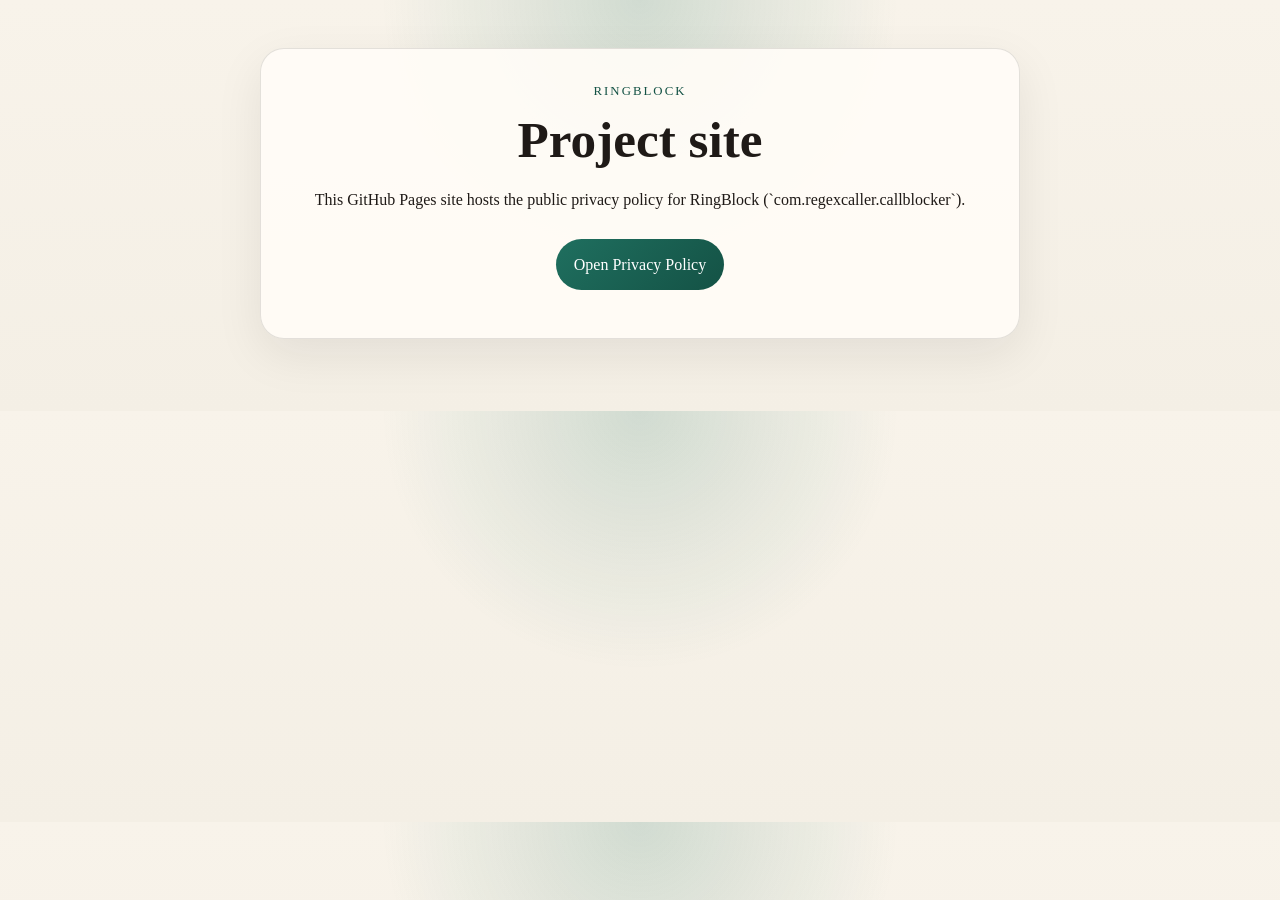
<file: site/index.html>
<!doctype html>
<html lang="en">
<head>
    <meta charset="utf-8">
    <meta name="viewport" content="width=device-width, initial-scale=1">
    <title>RingBlock Site</title>
    <link rel="stylesheet" href="./styles.css">
</head>
<body>
    <main class="page">
        <section class="card hero">
            <p class="eyebrow">RingBlock</p>
            <h1>Project site</h1>
            <p>
                This GitHub Pages site hosts the public privacy policy for
                RingBlock (`com.regexcaller.callblocker`).
            </p>
            <p>
                <a class="button" href="./privacy-policy/">Open Privacy Policy</a>
            </p>
        </section>
    </main>
</body>
</html>
</file>
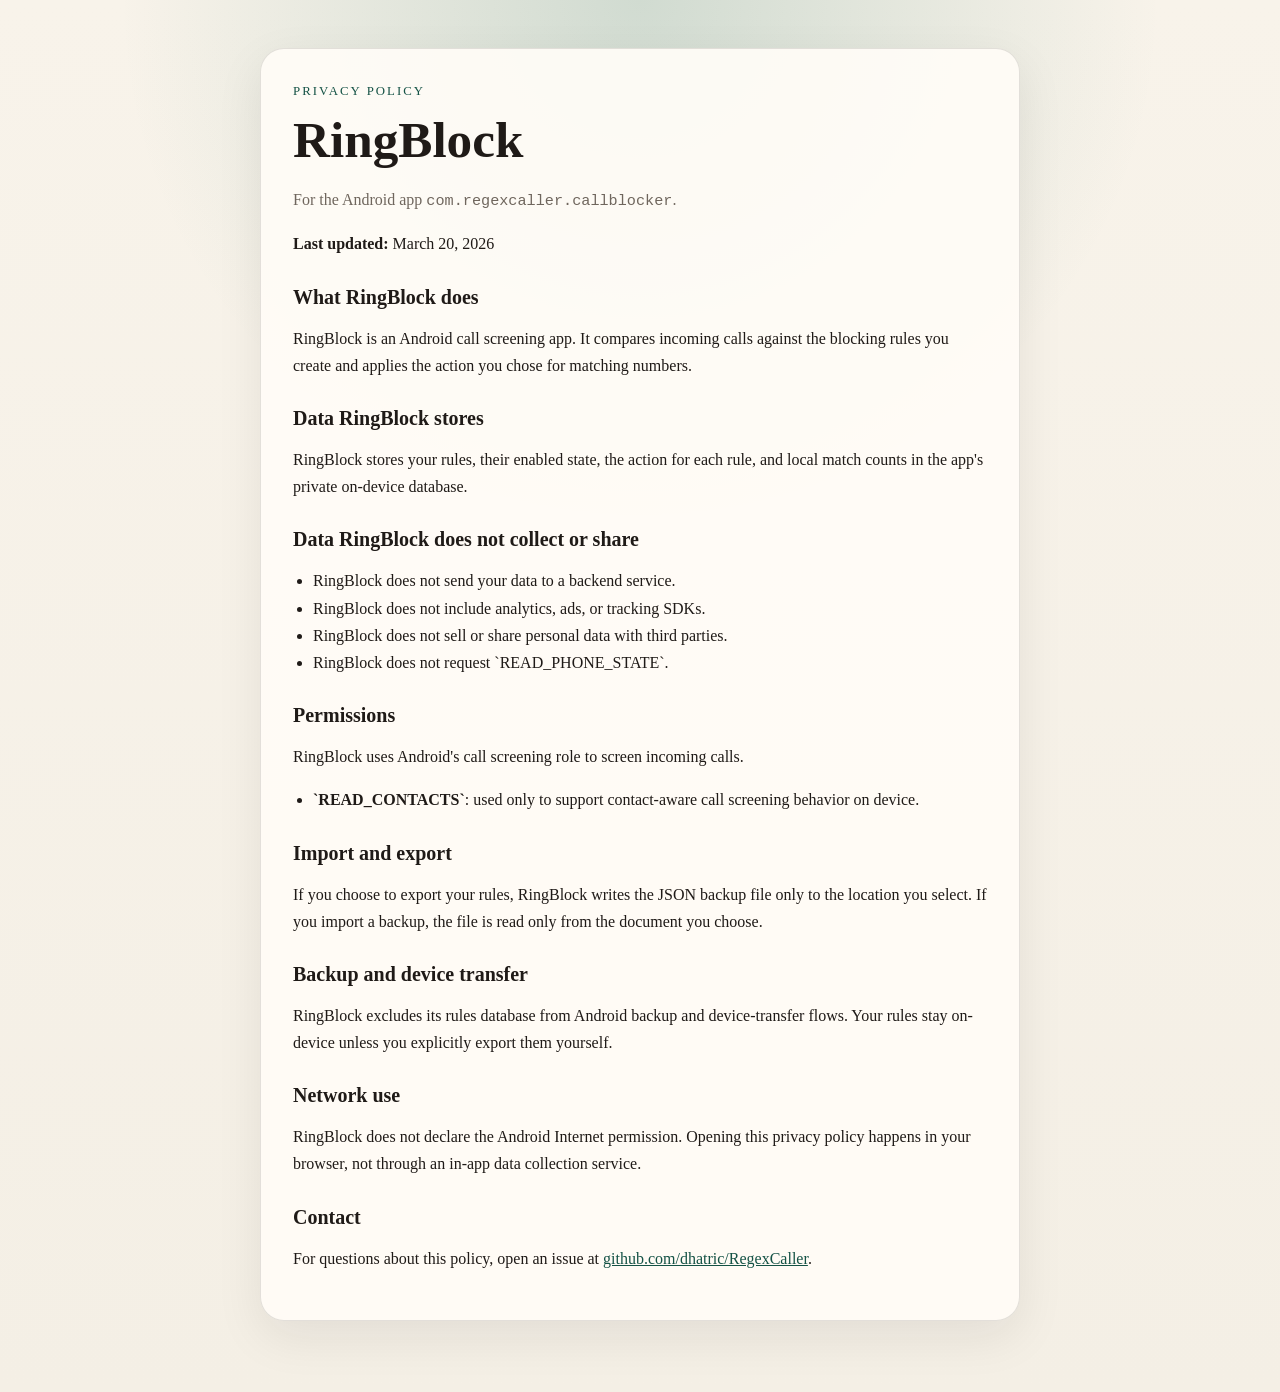
<file: site/privacy-policy/index.html>
<!doctype html>
<html lang="en">
<head>
    <meta charset="utf-8">
    <meta name="viewport" content="width=device-width, initial-scale=1">
    <title>RingBlock Privacy Policy</title>
    <link rel="stylesheet" href="../styles.css">
</head>
<body>
    <main class="page">
        <article class="card">
            <p class="eyebrow">Privacy Policy</p>
            <h1>RingBlock</h1>
            <p class="subhead">
                For the Android app <code>com.regexcaller.callblocker</code>.
            </p>
            <p><strong>Last updated:</strong> March 20, 2026</p>

            <h2>What RingBlock does</h2>
            <p>
                RingBlock is an Android call screening app. It compares incoming
                calls against the blocking rules you create and applies the action
                you chose for matching numbers.
            </p>

            <h2>Data RingBlock stores</h2>
            <p>
                RingBlock stores your rules, their enabled state, the action for
                each rule, and local match counts in the app's private on-device
                database.
            </p>

            <h2>Data RingBlock does not collect or share</h2>
            <ul>
                <li>RingBlock does not send your data to a backend service.</li>
                <li>RingBlock does not include analytics, ads, or tracking SDKs.</li>
                <li>RingBlock does not sell or share personal data with third parties.</li>
                <li>RingBlock does not request `READ_PHONE_STATE`.</li>
            </ul>

            <h2>Permissions</h2>
            <p>
                RingBlock uses Android's call screening role to screen incoming calls.
            </p>
            <ul>
                <li>
                    <strong>`READ_CONTACTS`</strong>: used only to support
                    contact-aware call screening behavior on device.
                </li>
            </ul>

            <h2>Import and export</h2>
            <p>
                If you choose to export your rules, RingBlock writes the JSON backup
                file only to the location you select. If you import a backup, the file
                is read only from the document you choose.
            </p>

            <h2>Backup and device transfer</h2>
            <p>
                RingBlock excludes its rules database from Android backup and
                device-transfer flows. Your rules stay on-device unless you
                explicitly export them yourself.
            </p>

            <h2>Network use</h2>
            <p>
                RingBlock does not declare the Android Internet permission.
                Opening this privacy policy happens in your browser, not through
                an in-app data collection service.
            </p>

            <h2>Contact</h2>
            <p>
                For questions about this policy, open an issue at
                <a href="https://github.com/dhatric/RegexCaller">github.com/dhatric/RegexCaller</a>.
            </p>
        </article>
    </main>
</body>
</html>
</file>
<file: site/styles.css>
:root {
    color-scheme: light;
    --bg: #f4efe5;
    --ink: #1f1a17;
    --muted: #6f665d;
    --card: rgba(255, 252, 247, 0.92);
    --line: rgba(31, 26, 23, 0.12);
    --accent: #1f6f5f;
    --accent-strong: #145245;
}

* {
    box-sizing: border-box;
}

body {
    margin: 0;
    font-family: "Georgia", "Times New Roman", serif;
    color: var(--ink);
    background:
        radial-gradient(circle at top, rgba(31, 111, 95, 0.18), transparent 34%),
        linear-gradient(180deg, #f8f3ea 0%, var(--bg) 100%);
}

.page {
    width: min(760px, calc(100% - 32px));
    margin: 0 auto;
    padding: 48px 0 72px;
}

.card {
    background: var(--card);
    border: 1px solid var(--line);
    border-radius: 24px;
    padding: 32px;
    box-shadow: 0 16px 48px rgba(31, 26, 23, 0.08);
}

.hero {
    text-align: center;
}

.eyebrow {
    margin: 0 0 8px;
    text-transform: uppercase;
    letter-spacing: 0.16em;
    font-size: 0.8rem;
    color: var(--accent-strong);
}

.subhead {
    color: var(--muted);
}

h1,
h2 {
    line-height: 1.15;
}

h1 {
    margin: 0 0 12px;
    font-size: clamp(2.2rem, 4vw, 3.4rem);
}

h2 {
    margin-top: 28px;
    margin-bottom: 10px;
    font-size: 1.25rem;
}

p,
li {
    font-size: 1rem;
    line-height: 1.7;
}

ul {
    padding-left: 20px;
}

a {
    color: var(--accent-strong);
}

.button {
    display: inline-block;
    margin-top: 10px;
    padding: 12px 18px;
    border-radius: 999px;
    text-decoration: none;
    color: white;
    background: linear-gradient(135deg, var(--accent) 0%, var(--accent-strong) 100%);
}

code {
    font-family: "SFMono-Regular", "Menlo", monospace;
    font-size: 0.95em;
}

@media (max-width: 640px) {
    .page {
        width: min(100% - 20px, 760px);
        padding-top: 24px;
        padding-bottom: 40px;
    }

    .card {
        padding: 22px;
        border-radius: 18px;
    }
}
</file>
